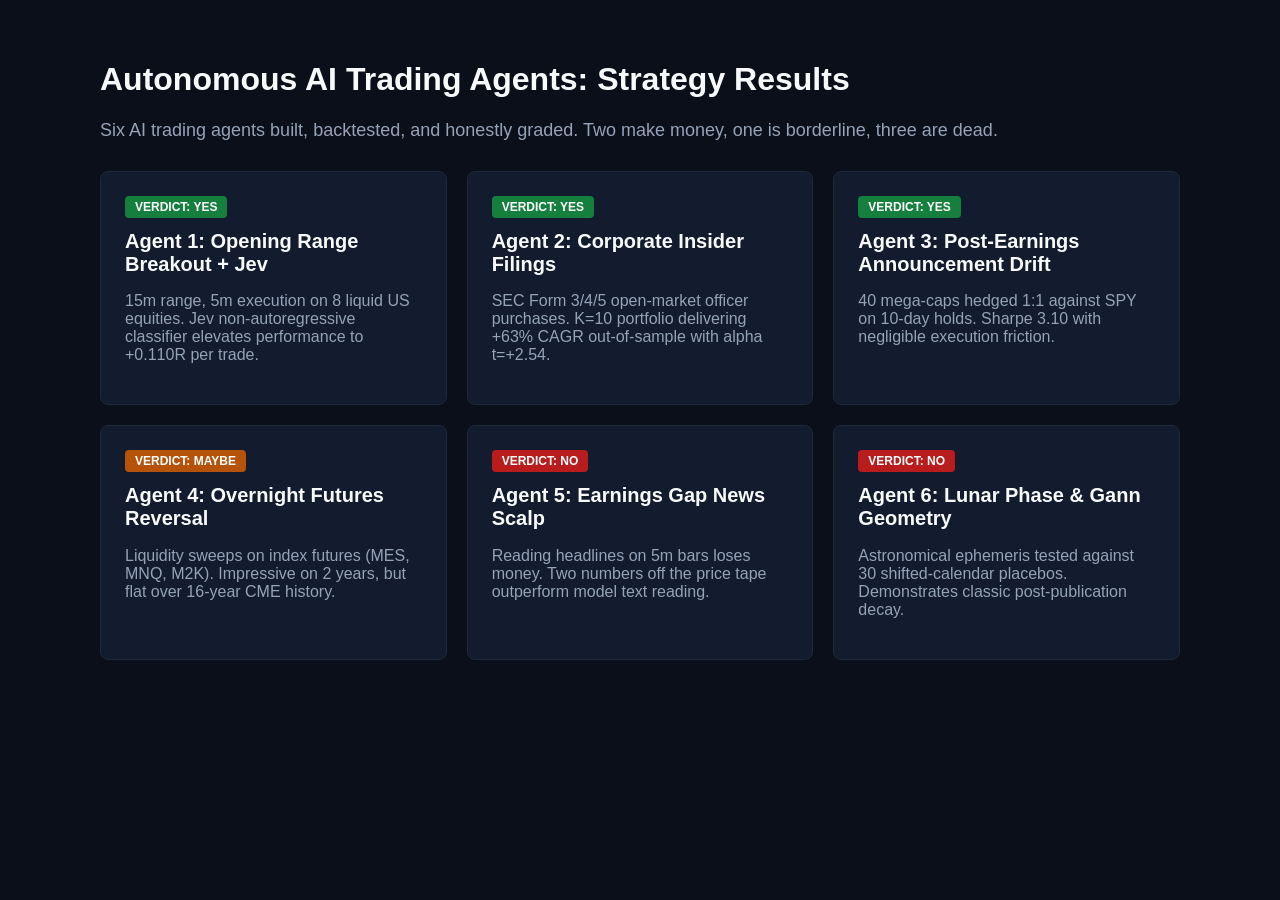
<file: reports/out/index.html>
<!DOCTYPE html>
<html lang="en">
<head>
    <meta charset="UTF-8">
    <title>AutoTrader: The 6 AI Trading Agents Report Dashboard</title>
    <style>
        body { background: #0b0f19; color: #f1f5f9; font-family: -apple-system, BlinkMacSystemFont, sans-serif; margin: 0; padding: 40px; }
        .container { max-width: 1080px; margin: 0 auto; }
        h1 { font-size: 32px; color: #f8fafc; }
        .subtitle { font-size: 18px; color: #94a3b8; margin-bottom: 30px; }
        .grid { display: grid; grid-template-columns: repeat(auto-fit, minmax(320px, 1fr)); gap: 20px; }
        .card { background: #131b2e; border: 1px solid #1e293b; border-radius: 8px; padding: 24px; text-decoration: none; color: inherit; transition: transform 0.15s; }
        .card:hover { transform: translateY(-3px); border-color: #38bdf8; }
        .card h2 { margin-top: 0; font-size: 20px; color: #f8fafc; }
        .badge { display: inline-block; padding: 4px 10px; border-radius: 4px; font-size: 12px; font-weight: bold; margin-bottom: 12px; }
        .badge-yes { background: #15803d; color: white; }
        .badge-maybe { background: #b45309; color: white; }
        .badge-no { background: #b91c1c; color: white; }
    </style>
</head>
<body>
    <div class="container">
        <h1>Autonomous AI Trading Agents: Strategy Results</h1>
        <div class="subtitle">Six AI trading agents built, backtested, and honestly graded. Two make money, one is borderline, three are dead.</div>

        <div class="grid">
            <a href="orb.html" class="card">
                <span class="badge badge-yes">VERDICT: YES</span>
                <h2>Agent 1: Opening Range Breakout + Jev</h2>
                <p style="color:#94a3b8;">15m range, 5m execution on 8 liquid US equities. Jev non-autoregressive classifier elevates performance to +0.110R per trade.</p>
            </a>
            <a href="insider.html" class="card">
                <span class="badge badge-yes">VERDICT: YES</span>
                <h2>Agent 2: Corporate Insider Filings</h2>
                <p style="color:#94a3b8;">SEC Form 3/4/5 open-market officer purchases. K=10 portfolio delivering +63% CAGR out-of-sample with alpha t=+2.54.</p>
            </a>
            <a href="earnings_drift.html" class="card">
                <span class="badge badge-yes">VERDICT: YES</span>
                <h2>Agent 3: Post-Earnings Announcement Drift</h2>
                <p style="color:#94a3b8;">40 mega-caps hedged 1:1 against SPY on 10-day holds. Sharpe 3.10 with negligible execution friction.</p>
            </a>
            <a href="overnight_futures.html" class="card">
                <span class="badge badge-maybe">VERDICT: MAYBE</span>
                <h2>Agent 4: Overnight Futures Reversal</h2>
                <p style="color:#94a3b8;">Liquidity sweeps on index futures (MES, MNQ, M2K). Impressive on 2 years, but flat over 16-year CME history.</p>
            </a>
            <a href="news_scalp.html" class="card">
                <span class="badge badge-no">VERDICT: NO</span>
                <h2>Agent 5: Earnings Gap News Scalp</h2>
                <p style="color:#94a3b8;">Reading headlines on 5m bars loses money. Two numbers off the price tape outperform model text reading.</p>
            </a>
            <a href="lunar_gann.html" class="card">
                <span class="badge badge-no">VERDICT: NO</span>
                <h2>Agent 6: Lunar Phase & Gann Geometry</h2>
                <p style="color:#94a3b8;">Astronomical ephemeris tested against 30 shifted-calendar placebos. Demonstrates classic post-publication decay.</p>
            </a>
        </div>
    </div>
</body>
</html>
</file>
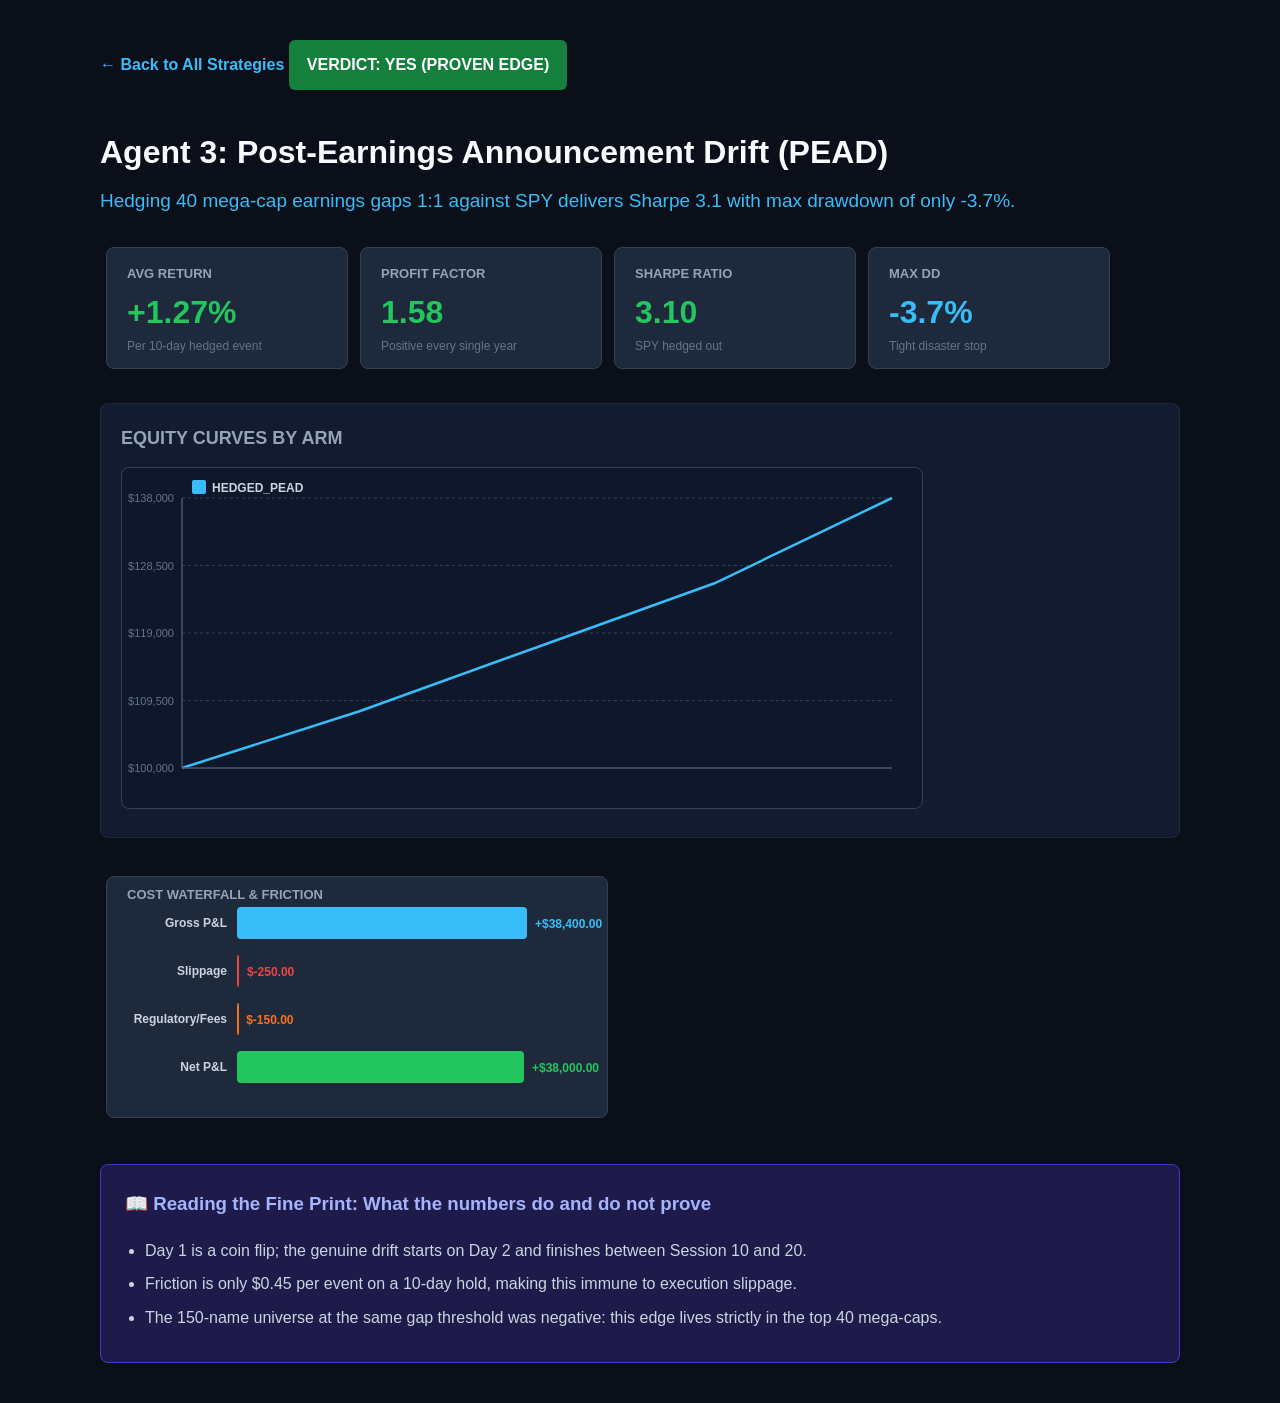
<file: reports/out/earnings_drift.html>
<!DOCTYPE html>
<html lang="en">
<head>
    <meta charset="UTF-8">
    <title>Agent 3: Post-Earnings Announcement Drift (PEAD) - AutoTrader Research</title>
    <style>
        body {
            background: #0b0f19;
            color: #f1f5f9;
            font-family: -apple-system, BlinkMacSystemFont, "Segoe UI", Roboto, sans-serif;
            margin: 0;
            padding: 40px;
            line-height: 1.6;
        }
        .container { max-width: 1080px; margin: 0 auto; }
        h1 { font-size: 32px; margin-bottom: 8px; color: #f8fafc; }
        .headline { font-size: 19px; color: #38bdf8; font-weight: 500; margin-bottom: 24px; }
        .cards-row { display: flex; flex-wrap: wrap; margin-bottom: 28px; }
        .chart-box { margin-bottom: 32px; background: #131b2e; border: 1px solid #1e293b; border-radius: 8px; padding: 20px; }
        .fine-print { background: #1e1b4b; border: 1px solid #4338ca; border-radius: 8px; padding: 24px; margin-top: 40px; }
        .fine-print h3 { margin-top: 0; color: #a5b4fc; }
        .fine-print ul { margin: 0; padding-left: 20px; color: #cbd5e1; }
        .fine-print li { margin-bottom: 8px; }
        table { width: 100%; border-collapse: collapse; margin-top: 20px; }
        th, td { padding: 12px; text-align: left; border-bottom: 1px solid #334155; }
        th { background: #1e293b; color: #94a3b8; font-size: 13px; text-transform: uppercase; }
        a { color: #38bdf8; text-decoration: none; }
    </style>
</head>
<body>
    <div class="container">
        <a href="index.html" style="display:inline-block;margin-bottom:20px;font-weight:600;">← Back to All Strategies</a>
        
    <div style="background:#15803d;color:white;padding:12px 18px;border-radius:6px;font-weight:bold;font-size:16px;display:inline-block;margin-bottom:16px;">
        VERDICT: YES (PROVEN EDGE)
    </div>
    
        <h1>Agent 3: Post-Earnings Announcement Drift (PEAD)</h1>
        <div class="headline">Hedging 40 mega-cap earnings gaps 1:1 against SPY delivers Sharpe 3.1 with max drawdown of only -3.7%.</div>

        <div class="cards-row">
            
    <svg width="240" height="120" viewBox="0 0 240 120" xmlns="http://www.w3.org/2000/svg" style="background:#1e293b;border-radius:8px;border:1px solid #334155;margin:6px;">
        <text x="20" y="30" fill="#94a3b8" font-family="-apple-system,BlinkMacSystemFont,sans-serif" font-size="13" font-weight="600">AVG RETURN</text>
        <text x="20" y="75" fill="#22c55e" font-family="-apple-system,BlinkMacSystemFont,sans-serif" font-size="32" font-weight="bold">+1.27%</text>
        <text x="20" y="102" fill="#64748b" font-family="-apple-system,BlinkMacSystemFont,sans-serif" font-size="12">Per 10-day hedged event</text>
    </svg>
    
    <svg width="240" height="120" viewBox="0 0 240 120" xmlns="http://www.w3.org/2000/svg" style="background:#1e293b;border-radius:8px;border:1px solid #334155;margin:6px;">
        <text x="20" y="30" fill="#94a3b8" font-family="-apple-system,BlinkMacSystemFont,sans-serif" font-size="13" font-weight="600">PROFIT FACTOR</text>
        <text x="20" y="75" fill="#22c55e" font-family="-apple-system,BlinkMacSystemFont,sans-serif" font-size="32" font-weight="bold">1.58</text>
        <text x="20" y="102" fill="#64748b" font-family="-apple-system,BlinkMacSystemFont,sans-serif" font-size="12">Positive every single year</text>
    </svg>
    
    <svg width="240" height="120" viewBox="0 0 240 120" xmlns="http://www.w3.org/2000/svg" style="background:#1e293b;border-radius:8px;border:1px solid #334155;margin:6px;">
        <text x="20" y="30" fill="#94a3b8" font-family="-apple-system,BlinkMacSystemFont,sans-serif" font-size="13" font-weight="600">SHARPE RATIO</text>
        <text x="20" y="75" fill="#22c55e" font-family="-apple-system,BlinkMacSystemFont,sans-serif" font-size="32" font-weight="bold">3.10</text>
        <text x="20" y="102" fill="#64748b" font-family="-apple-system,BlinkMacSystemFont,sans-serif" font-size="12">SPY hedged out</text>
    </svg>
    
    <svg width="240" height="120" viewBox="0 0 240 120" xmlns="http://www.w3.org/2000/svg" style="background:#1e293b;border-radius:8px;border:1px solid #334155;margin:6px;">
        <text x="20" y="30" fill="#94a3b8" font-family="-apple-system,BlinkMacSystemFont,sans-serif" font-size="13" font-weight="600">MAX DD</text>
        <text x="20" y="75" fill="#38bdf8" font-family="-apple-system,BlinkMacSystemFont,sans-serif" font-size="32" font-weight="bold">-3.7%</text>
        <text x="20" y="102" fill="#64748b" font-family="-apple-system,BlinkMacSystemFont,sans-serif" font-size="12">Tight disaster stop</text>
    </svg>
    
        </div>

        <div class="chart-box">
            <h2 style="font-size:18px;margin-top:0;color:#94a3b8;">EQUITY CURVES BY ARM</h2>
            
    <svg width="800" height="340" viewBox="0 0 800 340" xmlns="http://www.w3.org/2000/svg" style="background:#0f172a;border-radius:8px;border:1px solid #334155;">
        <rect x="70" y="12" width="14" height="14" rx="2" fill="#38bdf8"/><text x="90" y="24" fill="#cbd5e1" font-size="12" font-weight="600">HEDGED_PEAD</text>
        <line x1="60" y1="300.0" x2="770" y2="300.0" stroke="#334155" stroke-dasharray="3,3"/><text x="52" y="304.0" fill="#64748b" font-size="11" text-anchor="end">$100,000</text><line x1="60" y1="232.5" x2="770" y2="232.5" stroke="#334155" stroke-dasharray="3,3"/><text x="52" y="236.5" fill="#64748b" font-size="11" text-anchor="end">$109,500</text><line x1="60" y1="165.0" x2="770" y2="165.0" stroke="#334155" stroke-dasharray="3,3"/><text x="52" y="169.0" fill="#64748b" font-size="11" text-anchor="end">$119,000</text><line x1="60" y1="97.5" x2="770" y2="97.5" stroke="#334155" stroke-dasharray="3,3"/><text x="52" y="101.5" fill="#64748b" font-size="11" text-anchor="end">$128,500</text><line x1="60" y1="30.0" x2="770" y2="30.0" stroke="#334155" stroke-dasharray="3,3"/><text x="52" y="34.0" fill="#64748b" font-size="11" text-anchor="end">$138,000</text>
        <path d="M 60.0,300.0 L 237.5,243.2 L 415.0,179.2 L 592.5,115.3 L 770.0,30.0" fill="none" stroke="#38bdf8" stroke-width="2.5"/>
        <line x1="60" y1="300" x2="770" y2="300" stroke="#475569" stroke-width="1.5"/>
        <line x1="60" y1="30" x2="60" y2="300" stroke="#475569" stroke-width="1.5"/>
    </svg>
    
        </div>

        <div style="display:flex;gap:20px;flex-wrap:wrap;">
            
    <svg width="500" height="240" viewBox="0 0 500 240" xmlns="http://www.w3.org/2000/svg" style="background:#1e293b;border-radius:8px;border:1px solid #334155;margin:6px;">
        <text x="20" y="22" fill="#94a3b8" font-size="13" font-weight="bold">COST WATERFALL &amp; FRICTION</text>
        <text x="120" y="50" fill="#cbd5e1" font-size="12" font-weight="600" text-anchor="end">Gross P&L</text><rect x="130" y="30" width="290.0" height="32" rx="4" fill="#38bdf8"/><text x="428.0" y="51" fill="#38bdf8" font-size="12" font-weight="bold">+$38,400.00</text><text x="120" y="98" fill="#cbd5e1" font-size="12" font-weight="600" text-anchor="end">Slippage</text><rect x="130" y="78" width="2.0" height="32" rx="4" fill="#ef4444"/><text x="139.88802083333334" y="99" fill="#ef4444" font-size="12" font-weight="bold">$-250.00</text><text x="120" y="146" fill="#cbd5e1" font-size="12" font-weight="600" text-anchor="end">Regulatory/Fees</text><rect x="130" y="126" width="2.0" height="32" rx="4" fill="#f97316"/><text x="139.1328125" y="147" fill="#f97316" font-size="12" font-weight="bold">$-150.00</text><text x="120" y="194" fill="#cbd5e1" font-size="12" font-weight="600" text-anchor="end">Net P&L</text><rect x="130" y="174" width="287.0" height="32" rx="4" fill="#22c55e"/><text x="424.9791666666667" y="195" fill="#22c55e" font-size="12" font-weight="bold">+$38,000.00</text>
    </svg>
    
            
        </div>

        <div class="fine-print">
            <h3>📖 Reading the Fine Print: What the numbers do and do not prove</h3>
            <ul>
                <li>Day 1 is a coin flip; the genuine drift starts on Day 2 and finishes between Session 10 and 20.</li><li>Friction is only $0.45 per event on a 10-day hold, making this immune to execution slippage.</li><li>The 150-name universe at the same gap threshold was negative: this edge lives strictly in the top 40 mega-caps.</li>
            </ul>
        </div>
    </div>
</body>
</html>
</file>
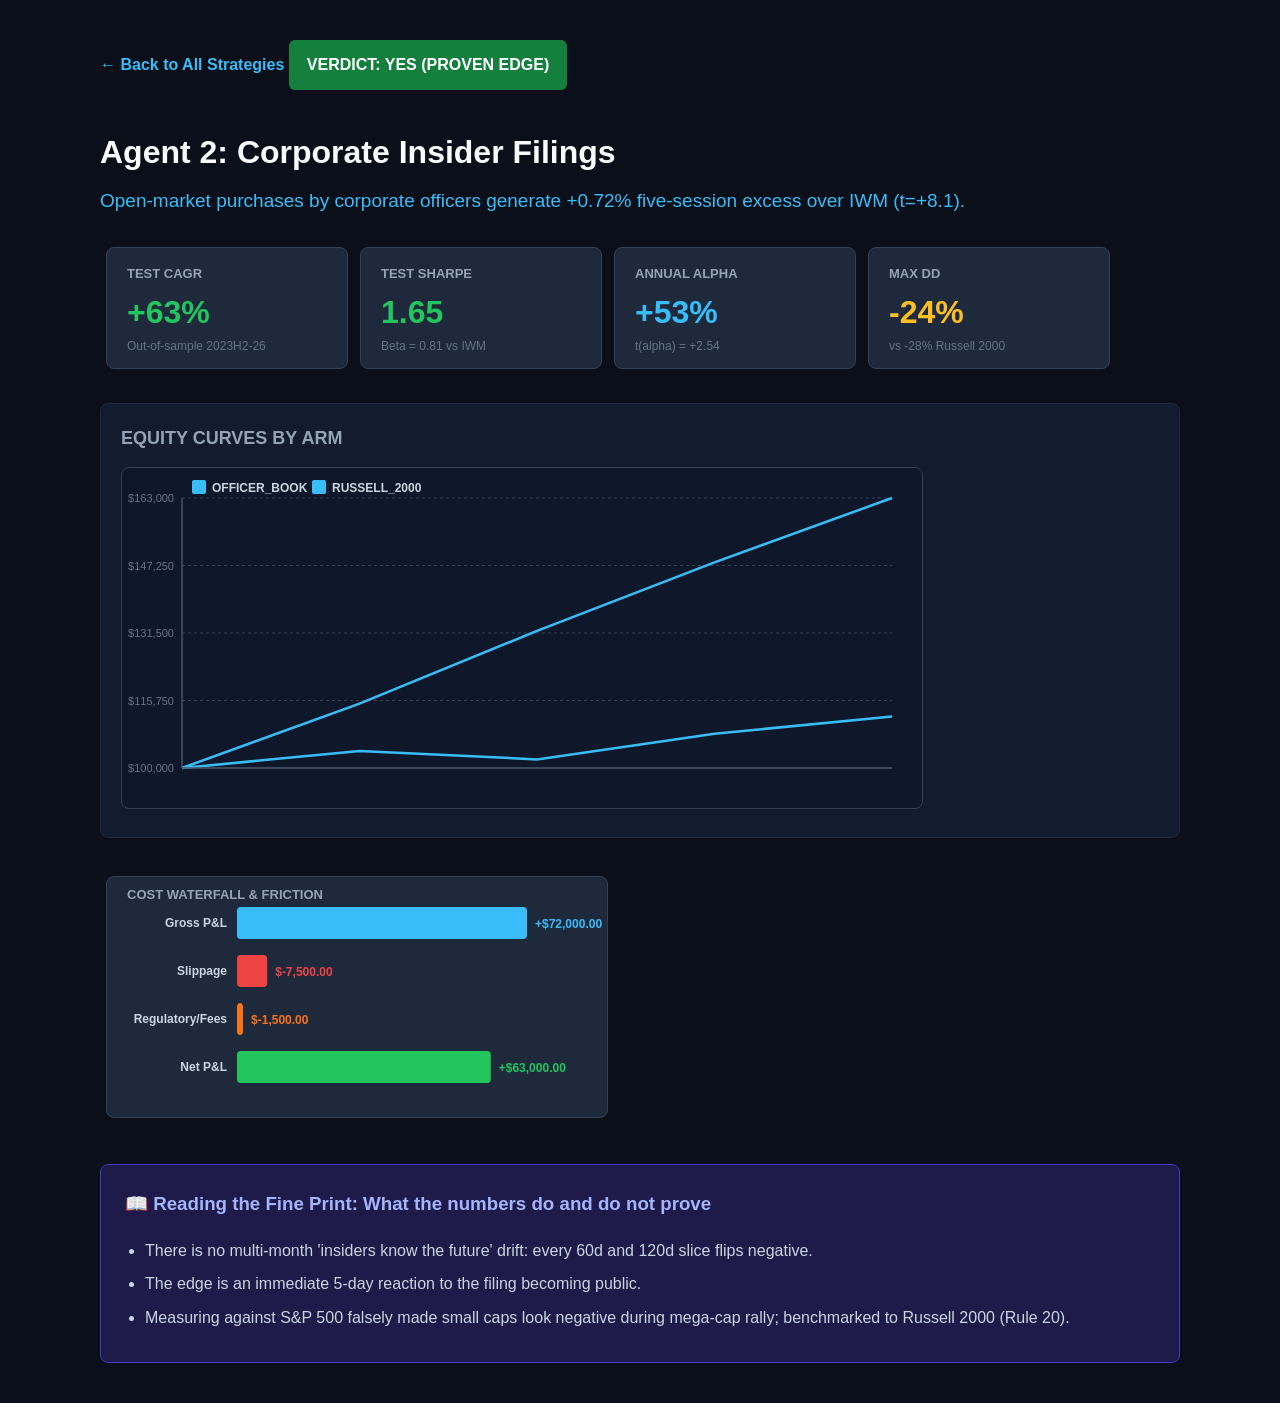
<file: reports/out/insider.html>
<!DOCTYPE html>
<html lang="en">
<head>
    <meta charset="UTF-8">
    <title>Agent 2: Corporate Insider Filings - AutoTrader Research</title>
    <style>
        body {
            background: #0b0f19;
            color: #f1f5f9;
            font-family: -apple-system, BlinkMacSystemFont, "Segoe UI", Roboto, sans-serif;
            margin: 0;
            padding: 40px;
            line-height: 1.6;
        }
        .container { max-width: 1080px; margin: 0 auto; }
        h1 { font-size: 32px; margin-bottom: 8px; color: #f8fafc; }
        .headline { font-size: 19px; color: #38bdf8; font-weight: 500; margin-bottom: 24px; }
        .cards-row { display: flex; flex-wrap: wrap; margin-bottom: 28px; }
        .chart-box { margin-bottom: 32px; background: #131b2e; border: 1px solid #1e293b; border-radius: 8px; padding: 20px; }
        .fine-print { background: #1e1b4b; border: 1px solid #4338ca; border-radius: 8px; padding: 24px; margin-top: 40px; }
        .fine-print h3 { margin-top: 0; color: #a5b4fc; }
        .fine-print ul { margin: 0; padding-left: 20px; color: #cbd5e1; }
        .fine-print li { margin-bottom: 8px; }
        table { width: 100%; border-collapse: collapse; margin-top: 20px; }
        th, td { padding: 12px; text-align: left; border-bottom: 1px solid #334155; }
        th { background: #1e293b; color: #94a3b8; font-size: 13px; text-transform: uppercase; }
        a { color: #38bdf8; text-decoration: none; }
    </style>
</head>
<body>
    <div class="container">
        <a href="index.html" style="display:inline-block;margin-bottom:20px;font-weight:600;">← Back to All Strategies</a>
        
    <div style="background:#15803d;color:white;padding:12px 18px;border-radius:6px;font-weight:bold;font-size:16px;display:inline-block;margin-bottom:16px;">
        VERDICT: YES (PROVEN EDGE)
    </div>
    
        <h1>Agent 2: Corporate Insider Filings</h1>
        <div class="headline">Open-market purchases by corporate officers generate +0.72% five-session excess over IWM (t=+8.1).</div>

        <div class="cards-row">
            
    <svg width="240" height="120" viewBox="0 0 240 120" xmlns="http://www.w3.org/2000/svg" style="background:#1e293b;border-radius:8px;border:1px solid #334155;margin:6px;">
        <text x="20" y="30" fill="#94a3b8" font-family="-apple-system,BlinkMacSystemFont,sans-serif" font-size="13" font-weight="600">TEST CAGR</text>
        <text x="20" y="75" fill="#22c55e" font-family="-apple-system,BlinkMacSystemFont,sans-serif" font-size="32" font-weight="bold">+63%</text>
        <text x="20" y="102" fill="#64748b" font-family="-apple-system,BlinkMacSystemFont,sans-serif" font-size="12">Out-of-sample 2023H2-26</text>
    </svg>
    
    <svg width="240" height="120" viewBox="0 0 240 120" xmlns="http://www.w3.org/2000/svg" style="background:#1e293b;border-radius:8px;border:1px solid #334155;margin:6px;">
        <text x="20" y="30" fill="#94a3b8" font-family="-apple-system,BlinkMacSystemFont,sans-serif" font-size="13" font-weight="600">TEST SHARPE</text>
        <text x="20" y="75" fill="#22c55e" font-family="-apple-system,BlinkMacSystemFont,sans-serif" font-size="32" font-weight="bold">1.65</text>
        <text x="20" y="102" fill="#64748b" font-family="-apple-system,BlinkMacSystemFont,sans-serif" font-size="12">Beta = 0.81 vs IWM</text>
    </svg>
    
    <svg width="240" height="120" viewBox="0 0 240 120" xmlns="http://www.w3.org/2000/svg" style="background:#1e293b;border-radius:8px;border:1px solid #334155;margin:6px;">
        <text x="20" y="30" fill="#94a3b8" font-family="-apple-system,BlinkMacSystemFont,sans-serif" font-size="13" font-weight="600">ANNUAL ALPHA</text>
        <text x="20" y="75" fill="#38bdf8" font-family="-apple-system,BlinkMacSystemFont,sans-serif" font-size="32" font-weight="bold">+53%</text>
        <text x="20" y="102" fill="#64748b" font-family="-apple-system,BlinkMacSystemFont,sans-serif" font-size="12">t(alpha) = +2.54</text>
    </svg>
    
    <svg width="240" height="120" viewBox="0 0 240 120" xmlns="http://www.w3.org/2000/svg" style="background:#1e293b;border-radius:8px;border:1px solid #334155;margin:6px;">
        <text x="20" y="30" fill="#94a3b8" font-family="-apple-system,BlinkMacSystemFont,sans-serif" font-size="13" font-weight="600">MAX DD</text>
        <text x="20" y="75" fill="#fbbf24" font-family="-apple-system,BlinkMacSystemFont,sans-serif" font-size="32" font-weight="bold">-24%</text>
        <text x="20" y="102" fill="#64748b" font-family="-apple-system,BlinkMacSystemFont,sans-serif" font-size="12">vs -28% Russell 2000</text>
    </svg>
    
        </div>

        <div class="chart-box">
            <h2 style="font-size:18px;margin-top:0;color:#94a3b8;">EQUITY CURVES BY ARM</h2>
            
    <svg width="800" height="340" viewBox="0 0 800 340" xmlns="http://www.w3.org/2000/svg" style="background:#0f172a;border-radius:8px;border:1px solid #334155;">
        <rect x="70" y="12" width="14" height="14" rx="2" fill="#38bdf8"/><text x="90" y="24" fill="#cbd5e1" font-size="12" font-weight="600">OFFICER_BOOK</text><rect x="190" y="12" width="14" height="14" rx="2" fill="#38bdf8"/><text x="210" y="24" fill="#cbd5e1" font-size="12" font-weight="600">RUSSELL_2000</text>
        <line x1="60" y1="300.0" x2="770" y2="300.0" stroke="#334155" stroke-dasharray="3,3"/><text x="52" y="304.0" fill="#64748b" font-size="11" text-anchor="end">$100,000</text><line x1="60" y1="232.5" x2="770" y2="232.5" stroke="#334155" stroke-dasharray="3,3"/><text x="52" y="236.5" fill="#64748b" font-size="11" text-anchor="end">$115,750</text><line x1="60" y1="165.0" x2="770" y2="165.0" stroke="#334155" stroke-dasharray="3,3"/><text x="52" y="169.0" fill="#64748b" font-size="11" text-anchor="end">$131,500</text><line x1="60" y1="97.5" x2="770" y2="97.5" stroke="#334155" stroke-dasharray="3,3"/><text x="52" y="101.5" fill="#64748b" font-size="11" text-anchor="end">$147,250</text><line x1="60" y1="30.0" x2="770" y2="30.0" stroke="#334155" stroke-dasharray="3,3"/><text x="52" y="34.0" fill="#64748b" font-size="11" text-anchor="end">$163,000</text>
        <path d="M 60.0,300.0 L 237.5,235.7 L 415.0,162.9 L 592.5,94.3 L 770.0,30.0" fill="none" stroke="#38bdf8" stroke-width="2.5"/><path d="M 60.0,300.0 L 237.5,282.9 L 415.0,291.4 L 592.5,265.7 L 770.0,248.6" fill="none" stroke="#38bdf8" stroke-width="2.5"/>
        <line x1="60" y1="300" x2="770" y2="300" stroke="#475569" stroke-width="1.5"/>
        <line x1="60" y1="30" x2="60" y2="300" stroke="#475569" stroke-width="1.5"/>
    </svg>
    
        </div>

        <div style="display:flex;gap:20px;flex-wrap:wrap;">
            
    <svg width="500" height="240" viewBox="0 0 500 240" xmlns="http://www.w3.org/2000/svg" style="background:#1e293b;border-radius:8px;border:1px solid #334155;margin:6px;">
        <text x="20" y="22" fill="#94a3b8" font-size="13" font-weight="bold">COST WATERFALL &amp; FRICTION</text>
        <text x="120" y="50" fill="#cbd5e1" font-size="12" font-weight="600" text-anchor="end">Gross P&L</text><rect x="130" y="30" width="290.0" height="32" rx="4" fill="#38bdf8"/><text x="428.0" y="51" fill="#38bdf8" font-size="12" font-weight="bold">+$72,000.00</text><text x="120" y="98" fill="#cbd5e1" font-size="12" font-weight="600" text-anchor="end">Slippage</text><rect x="130" y="78" width="30.2" height="32" rx="4" fill="#ef4444"/><text x="168.20833333333334" y="99" fill="#ef4444" font-size="12" font-weight="bold">$-7,500.00</text><text x="120" y="146" fill="#cbd5e1" font-size="12" font-weight="600" text-anchor="end">Regulatory/Fees</text><rect x="130" y="126" width="6.0" height="32" rx="4" fill="#f97316"/><text x="144.04166666666666" y="147" fill="#f97316" font-size="12" font-weight="bold">$-1,500.00</text><text x="120" y="194" fill="#cbd5e1" font-size="12" font-weight="600" text-anchor="end">Net P&L</text><rect x="130" y="174" width="253.8" height="32" rx="4" fill="#22c55e"/><text x="391.75" y="195" fill="#22c55e" font-size="12" font-weight="bold">+$63,000.00</text>
    </svg>
    
            
        </div>

        <div class="fine-print">
            <h3>📖 Reading the Fine Print: What the numbers do and do not prove</h3>
            <ul>
                <li>There is no multi-month 'insiders know the future' drift: every 60d and 120d slice flips negative.</li><li>The edge is an immediate 5-day reaction to the filing becoming public.</li><li>Measuring against S&P 500 falsely made small caps look negative during mega-cap rally; benchmarked to Russell 2000 (Rule 20).</li>
            </ul>
        </div>
    </div>
</body>
</html>
</file>
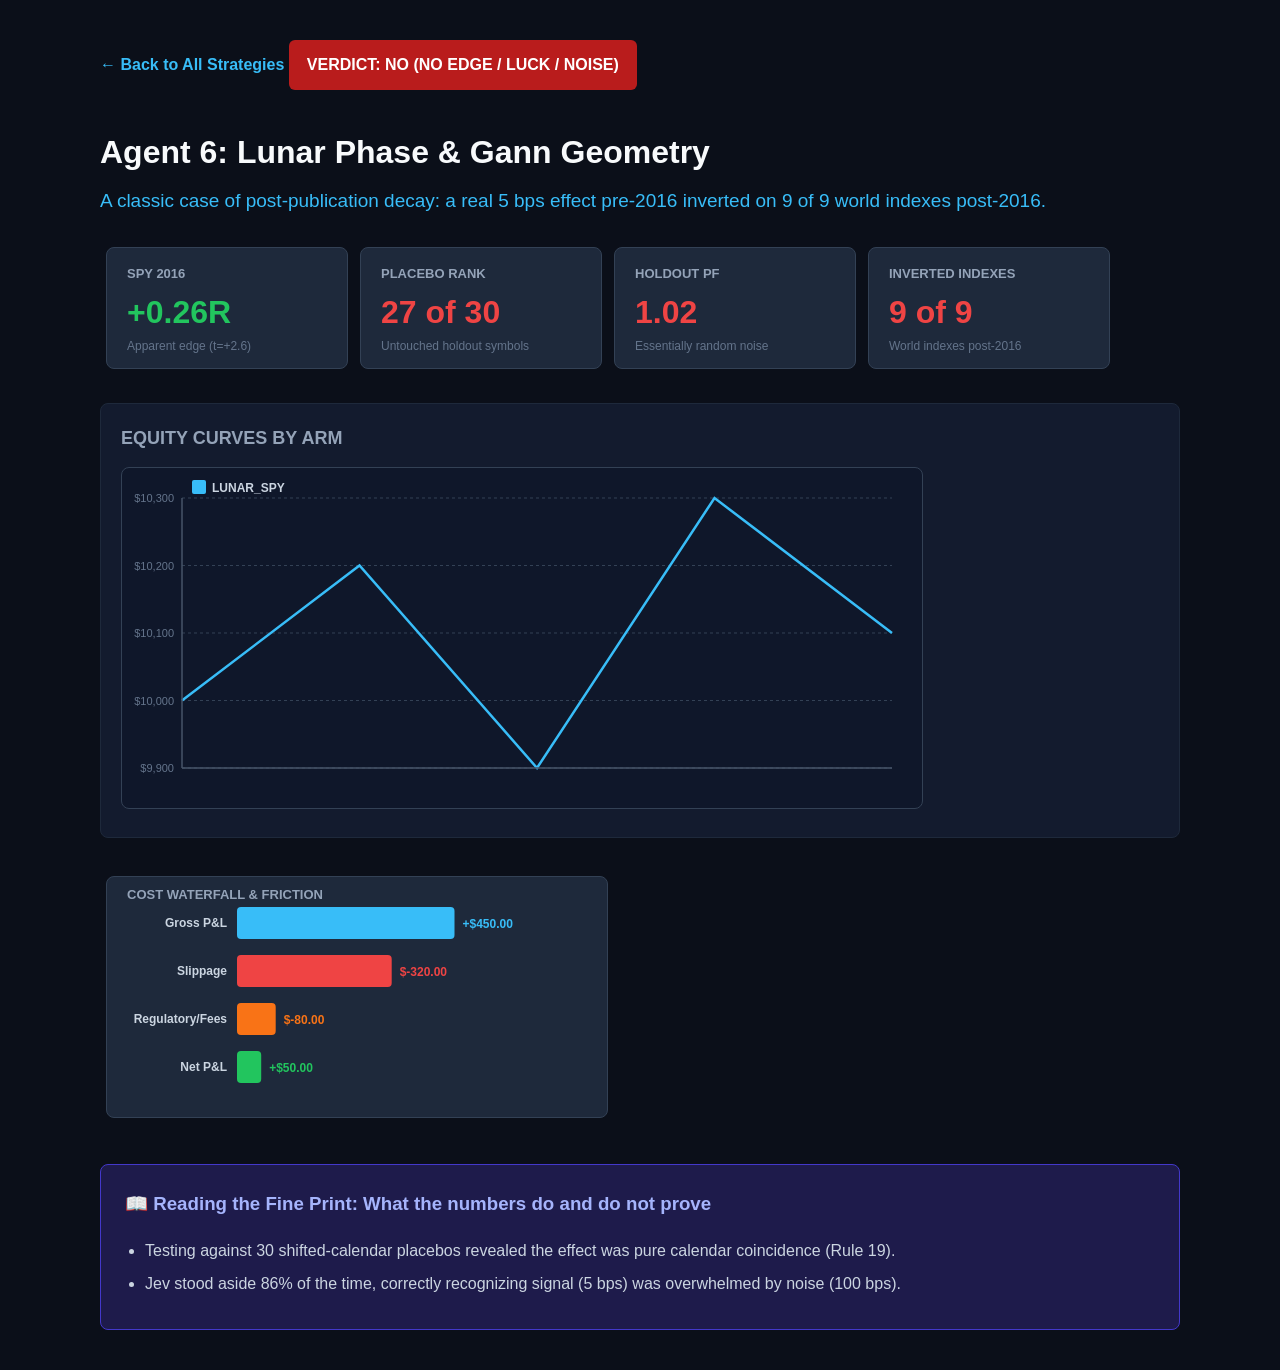
<file: reports/out/lunar_gann.html>
<!DOCTYPE html>
<html lang="en">
<head>
    <meta charset="UTF-8">
    <title>Agent 6: Lunar Phase & Gann Geometry - AutoTrader Research</title>
    <style>
        body {
            background: #0b0f19;
            color: #f1f5f9;
            font-family: -apple-system, BlinkMacSystemFont, "Segoe UI", Roboto, sans-serif;
            margin: 0;
            padding: 40px;
            line-height: 1.6;
        }
        .container { max-width: 1080px; margin: 0 auto; }
        h1 { font-size: 32px; margin-bottom: 8px; color: #f8fafc; }
        .headline { font-size: 19px; color: #38bdf8; font-weight: 500; margin-bottom: 24px; }
        .cards-row { display: flex; flex-wrap: wrap; margin-bottom: 28px; }
        .chart-box { margin-bottom: 32px; background: #131b2e; border: 1px solid #1e293b; border-radius: 8px; padding: 20px; }
        .fine-print { background: #1e1b4b; border: 1px solid #4338ca; border-radius: 8px; padding: 24px; margin-top: 40px; }
        .fine-print h3 { margin-top: 0; color: #a5b4fc; }
        .fine-print ul { margin: 0; padding-left: 20px; color: #cbd5e1; }
        .fine-print li { margin-bottom: 8px; }
        table { width: 100%; border-collapse: collapse; margin-top: 20px; }
        th, td { padding: 12px; text-align: left; border-bottom: 1px solid #334155; }
        th { background: #1e293b; color: #94a3b8; font-size: 13px; text-transform: uppercase; }
        a { color: #38bdf8; text-decoration: none; }
    </style>
</head>
<body>
    <div class="container">
        <a href="index.html" style="display:inline-block;margin-bottom:20px;font-weight:600;">← Back to All Strategies</a>
        
    <div style="background:#b91c1c;color:white;padding:12px 18px;border-radius:6px;font-weight:bold;font-size:16px;display:inline-block;margin-bottom:16px;">
        VERDICT: NO (NO EDGE / LUCK / NOISE)
    </div>
    
        <h1>Agent 6: Lunar Phase & Gann Geometry</h1>
        <div class="headline">A classic case of post-publication decay: a real 5 bps effect pre-2016 inverted on 9 of 9 world indexes post-2016.</div>

        <div class="cards-row">
            
    <svg width="240" height="120" viewBox="0 0 240 120" xmlns="http://www.w3.org/2000/svg" style="background:#1e293b;border-radius:8px;border:1px solid #334155;margin:6px;">
        <text x="20" y="30" fill="#94a3b8" font-family="-apple-system,BlinkMacSystemFont,sans-serif" font-size="13" font-weight="600">SPY 2016</text>
        <text x="20" y="75" fill="#22c55e" font-family="-apple-system,BlinkMacSystemFont,sans-serif" font-size="32" font-weight="bold">+0.26R</text>
        <text x="20" y="102" fill="#64748b" font-family="-apple-system,BlinkMacSystemFont,sans-serif" font-size="12">Apparent edge (t=+2.6)</text>
    </svg>
    
    <svg width="240" height="120" viewBox="0 0 240 120" xmlns="http://www.w3.org/2000/svg" style="background:#1e293b;border-radius:8px;border:1px solid #334155;margin:6px;">
        <text x="20" y="30" fill="#94a3b8" font-family="-apple-system,BlinkMacSystemFont,sans-serif" font-size="13" font-weight="600">PLACEBO RANK</text>
        <text x="20" y="75" fill="#ef4444" font-family="-apple-system,BlinkMacSystemFont,sans-serif" font-size="32" font-weight="bold">27 of 30</text>
        <text x="20" y="102" fill="#64748b" font-family="-apple-system,BlinkMacSystemFont,sans-serif" font-size="12">Untouched holdout symbols</text>
    </svg>
    
    <svg width="240" height="120" viewBox="0 0 240 120" xmlns="http://www.w3.org/2000/svg" style="background:#1e293b;border-radius:8px;border:1px solid #334155;margin:6px;">
        <text x="20" y="30" fill="#94a3b8" font-family="-apple-system,BlinkMacSystemFont,sans-serif" font-size="13" font-weight="600">HOLDOUT PF</text>
        <text x="20" y="75" fill="#ef4444" font-family="-apple-system,BlinkMacSystemFont,sans-serif" font-size="32" font-weight="bold">1.02</text>
        <text x="20" y="102" fill="#64748b" font-family="-apple-system,BlinkMacSystemFont,sans-serif" font-size="12">Essentially random noise</text>
    </svg>
    
    <svg width="240" height="120" viewBox="0 0 240 120" xmlns="http://www.w3.org/2000/svg" style="background:#1e293b;border-radius:8px;border:1px solid #334155;margin:6px;">
        <text x="20" y="30" fill="#94a3b8" font-family="-apple-system,BlinkMacSystemFont,sans-serif" font-size="13" font-weight="600">INVERTED INDEXES</text>
        <text x="20" y="75" fill="#ef4444" font-family="-apple-system,BlinkMacSystemFont,sans-serif" font-size="32" font-weight="bold">9 of 9</text>
        <text x="20" y="102" fill="#64748b" font-family="-apple-system,BlinkMacSystemFont,sans-serif" font-size="12">World indexes post-2016</text>
    </svg>
    
        </div>

        <div class="chart-box">
            <h2 style="font-size:18px;margin-top:0;color:#94a3b8;">EQUITY CURVES BY ARM</h2>
            
    <svg width="800" height="340" viewBox="0 0 800 340" xmlns="http://www.w3.org/2000/svg" style="background:#0f172a;border-radius:8px;border:1px solid #334155;">
        <rect x="70" y="12" width="14" height="14" rx="2" fill="#38bdf8"/><text x="90" y="24" fill="#cbd5e1" font-size="12" font-weight="600">LUNAR_SPY</text>
        <line x1="60" y1="300.0" x2="770" y2="300.0" stroke="#334155" stroke-dasharray="3,3"/><text x="52" y="304.0" fill="#64748b" font-size="11" text-anchor="end">$9,900</text><line x1="60" y1="232.5" x2="770" y2="232.5" stroke="#334155" stroke-dasharray="3,3"/><text x="52" y="236.5" fill="#64748b" font-size="11" text-anchor="end">$10,000</text><line x1="60" y1="165.0" x2="770" y2="165.0" stroke="#334155" stroke-dasharray="3,3"/><text x="52" y="169.0" fill="#64748b" font-size="11" text-anchor="end">$10,100</text><line x1="60" y1="97.5" x2="770" y2="97.5" stroke="#334155" stroke-dasharray="3,3"/><text x="52" y="101.5" fill="#64748b" font-size="11" text-anchor="end">$10,200</text><line x1="60" y1="30.0" x2="770" y2="30.0" stroke="#334155" stroke-dasharray="3,3"/><text x="52" y="34.0" fill="#64748b" font-size="11" text-anchor="end">$10,300</text>
        <path d="M 60.0,232.5 L 237.5,97.5 L 415.0,300.0 L 592.5,30.0 L 770.0,165.0" fill="none" stroke="#38bdf8" stroke-width="2.5"/>
        <line x1="60" y1="300" x2="770" y2="300" stroke="#475569" stroke-width="1.5"/>
        <line x1="60" y1="30" x2="60" y2="300" stroke="#475569" stroke-width="1.5"/>
    </svg>
    
        </div>

        <div style="display:flex;gap:20px;flex-wrap:wrap;">
            
    <svg width="500" height="240" viewBox="0 0 500 240" xmlns="http://www.w3.org/2000/svg" style="background:#1e293b;border-radius:8px;border:1px solid #334155;margin:6px;">
        <text x="20" y="22" fill="#94a3b8" font-size="13" font-weight="bold">COST WATERFALL &amp; FRICTION</text>
        <text x="120" y="50" fill="#cbd5e1" font-size="12" font-weight="600" text-anchor="end">Gross P&L</text><rect x="130" y="30" width="217.5" height="32" rx="4" fill="#38bdf8"/><text x="355.5" y="51" fill="#38bdf8" font-size="12" font-weight="bold">+$450.00</text><text x="120" y="98" fill="#cbd5e1" font-size="12" font-weight="600" text-anchor="end">Slippage</text><rect x="130" y="78" width="154.7" height="32" rx="4" fill="#ef4444"/><text x="292.66666666666663" y="99" fill="#ef4444" font-size="12" font-weight="bold">$-320.00</text><text x="120" y="146" fill="#cbd5e1" font-size="12" font-weight="600" text-anchor="end">Regulatory/Fees</text><rect x="130" y="126" width="38.7" height="32" rx="4" fill="#f97316"/><text x="176.66666666666666" y="147" fill="#f97316" font-size="12" font-weight="bold">$-80.00</text><text x="120" y="194" fill="#cbd5e1" font-size="12" font-weight="600" text-anchor="end">Net P&L</text><rect x="130" y="174" width="24.2" height="32" rx="4" fill="#22c55e"/><text x="162.16666666666666" y="195" fill="#22c55e" font-size="12" font-weight="bold">+$50.00</text>
    </svg>
    
            
        </div>

        <div class="fine-print">
            <h3>📖 Reading the Fine Print: What the numbers do and do not prove</h3>
            <ul>
                <li>Testing against 30 shifted-calendar placebos revealed the effect was pure calendar coincidence (Rule 19).</li><li>Jev stood aside 86% of the time, correctly recognizing signal (5 bps) was overwhelmed by noise (100 bps).</li>
            </ul>
        </div>
    </div>
</body>
</html>
</file>
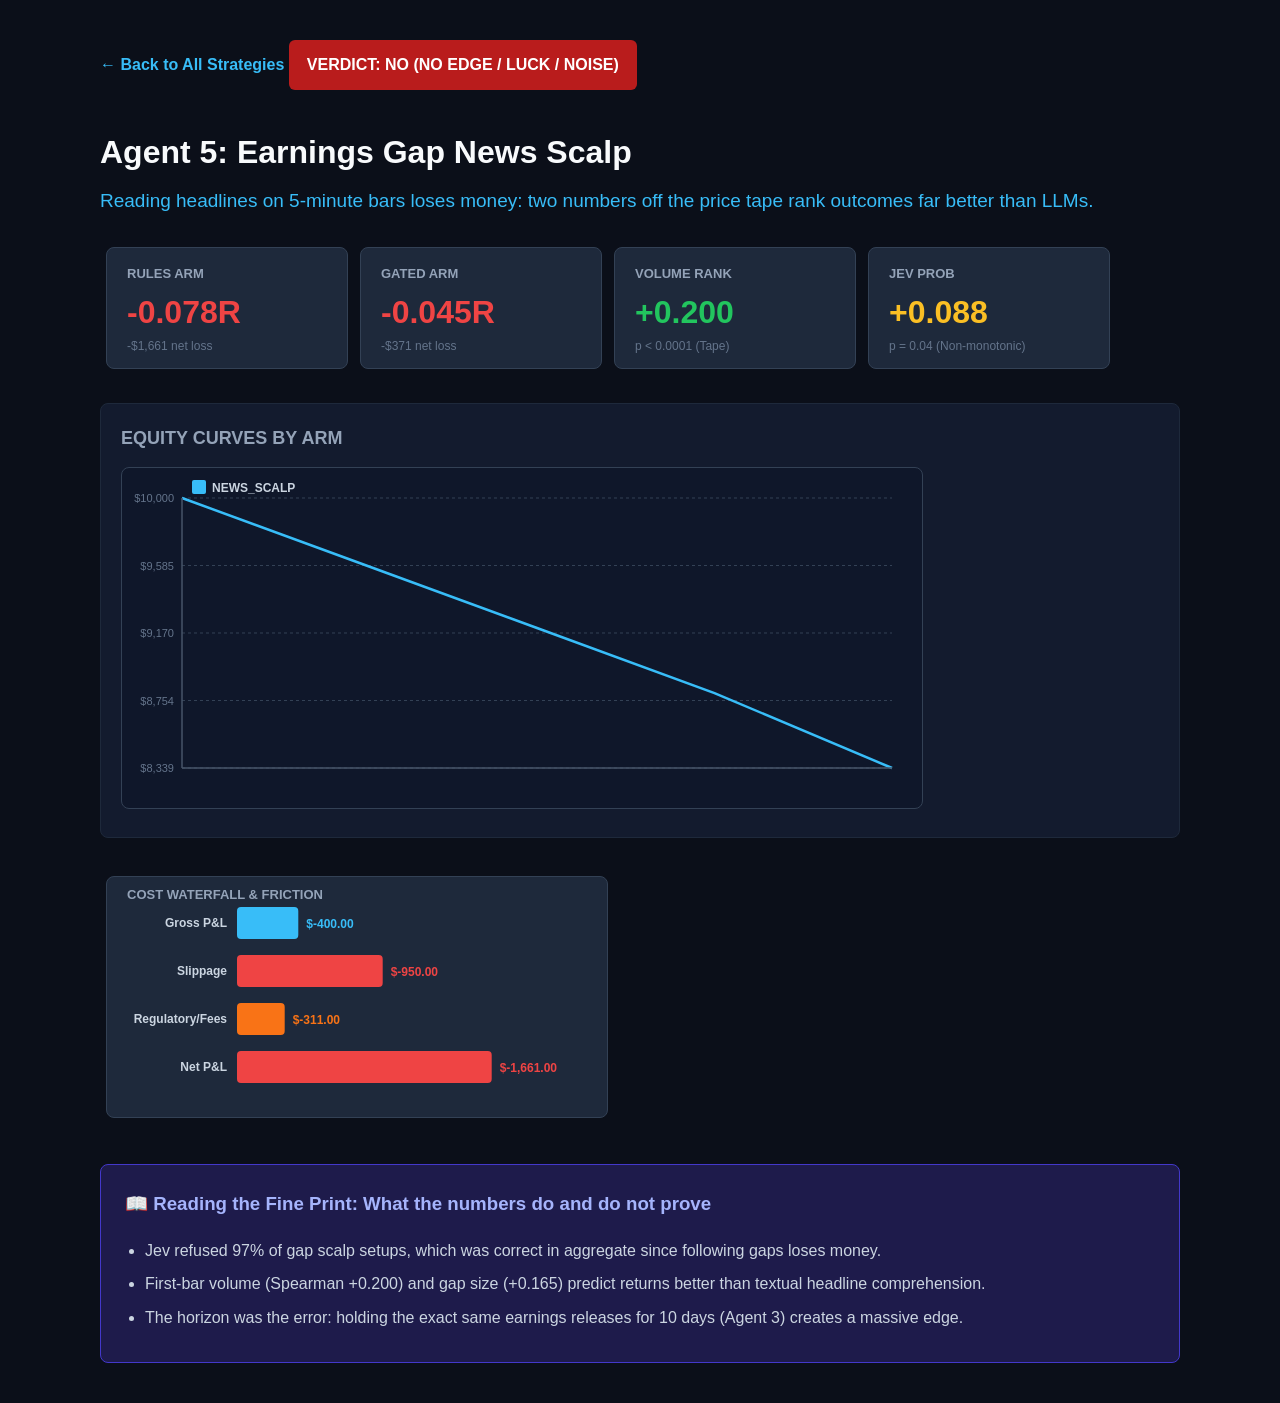
<file: reports/out/news_scalp.html>
<!DOCTYPE html>
<html lang="en">
<head>
    <meta charset="UTF-8">
    <title>Agent 5: Earnings Gap News Scalp - AutoTrader Research</title>
    <style>
        body {
            background: #0b0f19;
            color: #f1f5f9;
            font-family: -apple-system, BlinkMacSystemFont, "Segoe UI", Roboto, sans-serif;
            margin: 0;
            padding: 40px;
            line-height: 1.6;
        }
        .container { max-width: 1080px; margin: 0 auto; }
        h1 { font-size: 32px; margin-bottom: 8px; color: #f8fafc; }
        .headline { font-size: 19px; color: #38bdf8; font-weight: 500; margin-bottom: 24px; }
        .cards-row { display: flex; flex-wrap: wrap; margin-bottom: 28px; }
        .chart-box { margin-bottom: 32px; background: #131b2e; border: 1px solid #1e293b; border-radius: 8px; padding: 20px; }
        .fine-print { background: #1e1b4b; border: 1px solid #4338ca; border-radius: 8px; padding: 24px; margin-top: 40px; }
        .fine-print h3 { margin-top: 0; color: #a5b4fc; }
        .fine-print ul { margin: 0; padding-left: 20px; color: #cbd5e1; }
        .fine-print li { margin-bottom: 8px; }
        table { width: 100%; border-collapse: collapse; margin-top: 20px; }
        th, td { padding: 12px; text-align: left; border-bottom: 1px solid #334155; }
        th { background: #1e293b; color: #94a3b8; font-size: 13px; text-transform: uppercase; }
        a { color: #38bdf8; text-decoration: none; }
    </style>
</head>
<body>
    <div class="container">
        <a href="index.html" style="display:inline-block;margin-bottom:20px;font-weight:600;">← Back to All Strategies</a>
        
    <div style="background:#b91c1c;color:white;padding:12px 18px;border-radius:6px;font-weight:bold;font-size:16px;display:inline-block;margin-bottom:16px;">
        VERDICT: NO (NO EDGE / LUCK / NOISE)
    </div>
    
        <h1>Agent 5: Earnings Gap News Scalp</h1>
        <div class="headline">Reading headlines on 5-minute bars loses money: two numbers off the price tape rank outcomes far better than LLMs.</div>

        <div class="cards-row">
            
    <svg width="240" height="120" viewBox="0 0 240 120" xmlns="http://www.w3.org/2000/svg" style="background:#1e293b;border-radius:8px;border:1px solid #334155;margin:6px;">
        <text x="20" y="30" fill="#94a3b8" font-family="-apple-system,BlinkMacSystemFont,sans-serif" font-size="13" font-weight="600">RULES ARM</text>
        <text x="20" y="75" fill="#ef4444" font-family="-apple-system,BlinkMacSystemFont,sans-serif" font-size="32" font-weight="bold">-0.078R</text>
        <text x="20" y="102" fill="#64748b" font-family="-apple-system,BlinkMacSystemFont,sans-serif" font-size="12">-$1,661 net loss</text>
    </svg>
    
    <svg width="240" height="120" viewBox="0 0 240 120" xmlns="http://www.w3.org/2000/svg" style="background:#1e293b;border-radius:8px;border:1px solid #334155;margin:6px;">
        <text x="20" y="30" fill="#94a3b8" font-family="-apple-system,BlinkMacSystemFont,sans-serif" font-size="13" font-weight="600">GATED ARM</text>
        <text x="20" y="75" fill="#ef4444" font-family="-apple-system,BlinkMacSystemFont,sans-serif" font-size="32" font-weight="bold">-0.045R</text>
        <text x="20" y="102" fill="#64748b" font-family="-apple-system,BlinkMacSystemFont,sans-serif" font-size="12">-$371 net loss</text>
    </svg>
    
    <svg width="240" height="120" viewBox="0 0 240 120" xmlns="http://www.w3.org/2000/svg" style="background:#1e293b;border-radius:8px;border:1px solid #334155;margin:6px;">
        <text x="20" y="30" fill="#94a3b8" font-family="-apple-system,BlinkMacSystemFont,sans-serif" font-size="13" font-weight="600">VOLUME RANK</text>
        <text x="20" y="75" fill="#22c55e" font-family="-apple-system,BlinkMacSystemFont,sans-serif" font-size="32" font-weight="bold">+0.200</text>
        <text x="20" y="102" fill="#64748b" font-family="-apple-system,BlinkMacSystemFont,sans-serif" font-size="12">p < 0.0001 (Tape)</text>
    </svg>
    
    <svg width="240" height="120" viewBox="0 0 240 120" xmlns="http://www.w3.org/2000/svg" style="background:#1e293b;border-radius:8px;border:1px solid #334155;margin:6px;">
        <text x="20" y="30" fill="#94a3b8" font-family="-apple-system,BlinkMacSystemFont,sans-serif" font-size="13" font-weight="600">JEV PROB</text>
        <text x="20" y="75" fill="#fbbf24" font-family="-apple-system,BlinkMacSystemFont,sans-serif" font-size="32" font-weight="bold">+0.088</text>
        <text x="20" y="102" fill="#64748b" font-family="-apple-system,BlinkMacSystemFont,sans-serif" font-size="12">p = 0.04 (Non-monotonic)</text>
    </svg>
    
        </div>

        <div class="chart-box">
            <h2 style="font-size:18px;margin-top:0;color:#94a3b8;">EQUITY CURVES BY ARM</h2>
            
    <svg width="800" height="340" viewBox="0 0 800 340" xmlns="http://www.w3.org/2000/svg" style="background:#0f172a;border-radius:8px;border:1px solid #334155;">
        <rect x="70" y="12" width="14" height="14" rx="2" fill="#38bdf8"/><text x="90" y="24" fill="#cbd5e1" font-size="12" font-weight="600">NEWS_SCALP</text>
        <line x1="60" y1="300.0" x2="770" y2="300.0" stroke="#334155" stroke-dasharray="3,3"/><text x="52" y="304.0" fill="#64748b" font-size="11" text-anchor="end">$8,339</text><line x1="60" y1="232.5" x2="770" y2="232.5" stroke="#334155" stroke-dasharray="3,3"/><text x="52" y="236.5" fill="#64748b" font-size="11" text-anchor="end">$8,754</text><line x1="60" y1="165.0" x2="770" y2="165.0" stroke="#334155" stroke-dasharray="3,3"/><text x="52" y="169.0" fill="#64748b" font-size="11" text-anchor="end">$9,170</text><line x1="60" y1="97.5" x2="770" y2="97.5" stroke="#334155" stroke-dasharray="3,3"/><text x="52" y="101.5" fill="#64748b" font-size="11" text-anchor="end">$9,585</text><line x1="60" y1="30.0" x2="770" y2="30.0" stroke="#334155" stroke-dasharray="3,3"/><text x="52" y="34.0" fill="#64748b" font-size="11" text-anchor="end">$10,000</text>
        <path d="M 60.0,30.0 L 237.5,95.0 L 415.0,160.0 L 592.5,225.1 L 770.0,300.0" fill="none" stroke="#38bdf8" stroke-width="2.5"/>
        <line x1="60" y1="300" x2="770" y2="300" stroke="#475569" stroke-width="1.5"/>
        <line x1="60" y1="30" x2="60" y2="300" stroke="#475569" stroke-width="1.5"/>
    </svg>
    
        </div>

        <div style="display:flex;gap:20px;flex-wrap:wrap;">
            
    <svg width="500" height="240" viewBox="0 0 500 240" xmlns="http://www.w3.org/2000/svg" style="background:#1e293b;border-radius:8px;border:1px solid #334155;margin:6px;">
        <text x="20" y="22" fill="#94a3b8" font-size="13" font-weight="bold">COST WATERFALL &amp; FRICTION</text>
        <text x="120" y="50" fill="#cbd5e1" font-size="12" font-weight="600" text-anchor="end">Gross P&L</text><rect x="130" y="30" width="61.3" height="32" rx="4" fill="#38bdf8"/><text x="199.32698916204072" y="51" fill="#38bdf8" font-size="12" font-weight="bold">$-400.00</text><text x="120" y="98" fill="#cbd5e1" font-size="12" font-weight="600" text-anchor="end">Slippage</text><rect x="130" y="78" width="145.7" height="32" rx="4" fill="#ef4444"/><text x="283.65159925984665" y="99" fill="#ef4444" font-size="12" font-weight="bold">$-950.00</text><text x="120" y="146" fill="#cbd5e1" font-size="12" font-weight="600" text-anchor="end">Regulatory/Fees</text><rect x="130" y="126" width="47.7" height="32" rx="4" fill="#f97316"/><text x="185.68173407348667" y="147" fill="#f97316" font-size="12" font-weight="bold">$-311.00</text><text x="120" y="194" fill="#cbd5e1" font-size="12" font-weight="600" text-anchor="end">Net P&L</text><rect x="130" y="174" width="254.7" height="32" rx="4" fill="#ef4444"/><text x="392.66032249537403" y="195" fill="#ef4444" font-size="12" font-weight="bold">$-1,661.00</text>
    </svg>
    
            
        </div>

        <div class="fine-print">
            <h3>📖 Reading the Fine Print: What the numbers do and do not prove</h3>
            <ul>
                <li>Jev refused 97% of gap scalp setups, which was correct in aggregate since following gaps loses money.</li><li>First-bar volume (Spearman +0.200) and gap size (+0.165) predict returns better than textual headline comprehension.</li><li>The horizon was the error: holding the exact same earnings releases for 10 days (Agent 3) creates a massive edge.</li>
            </ul>
        </div>
    </div>
</body>
</html>
</file>
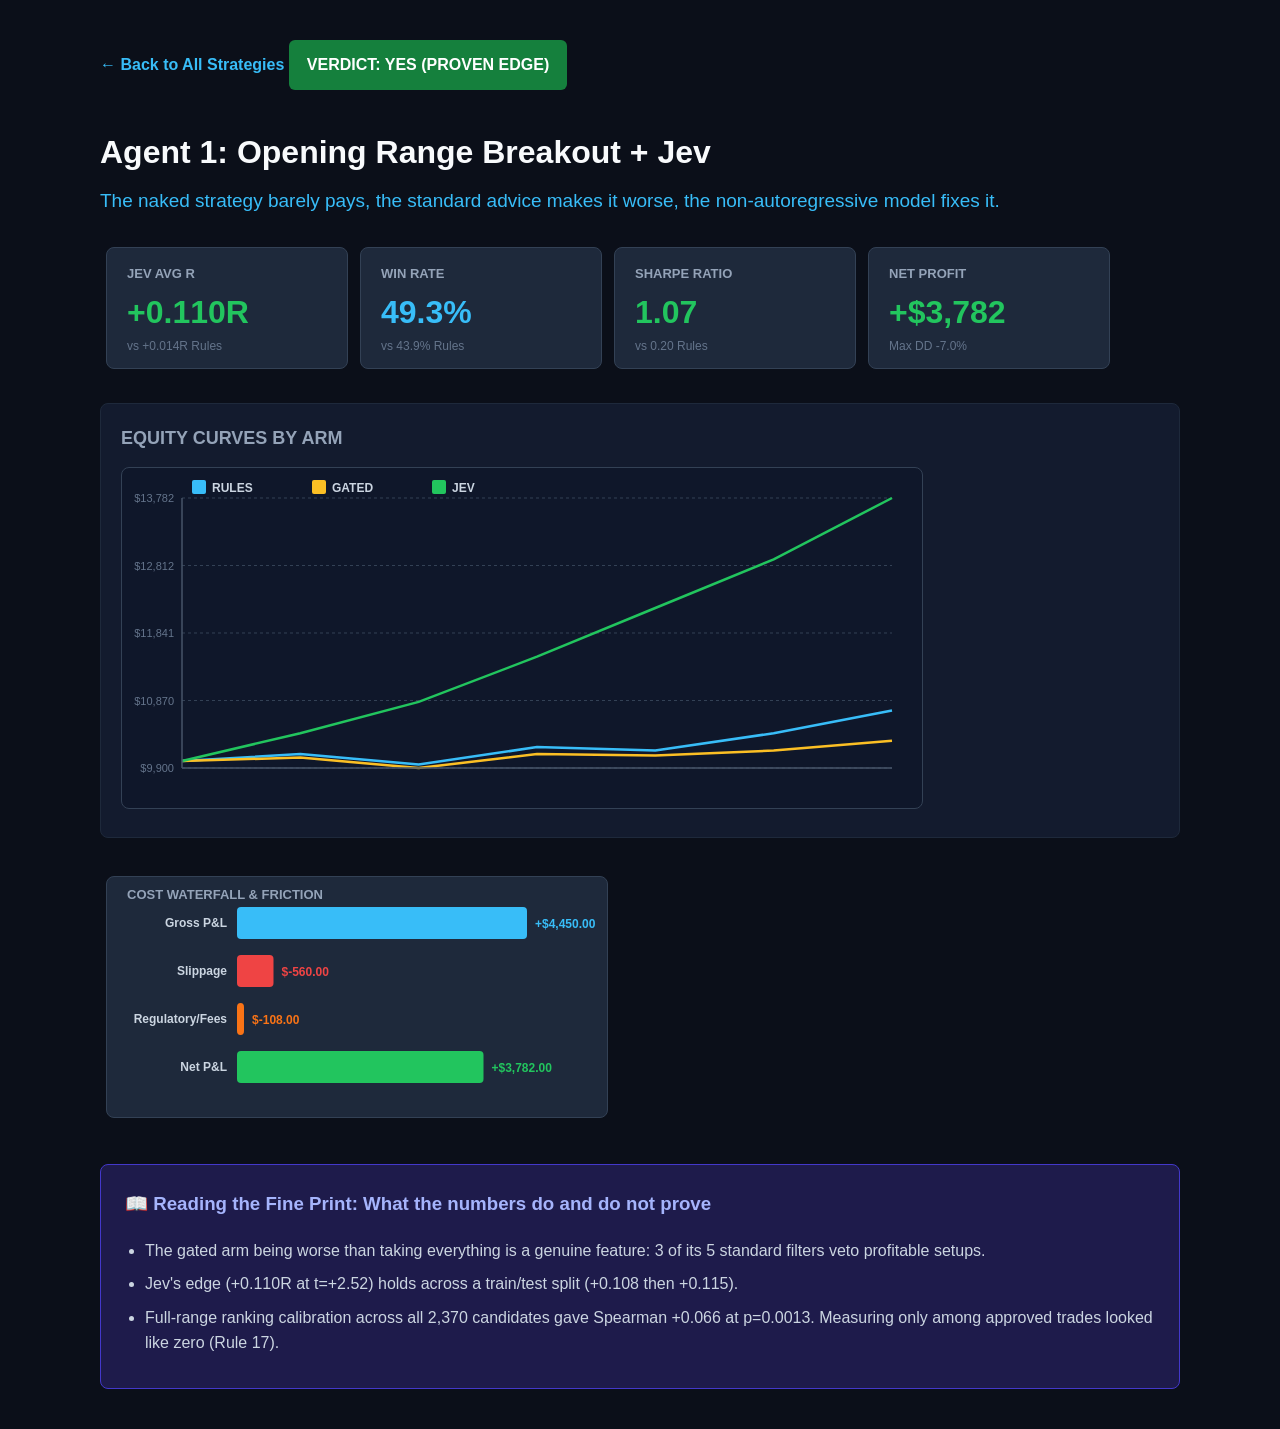
<file: reports/out/orb.html>
<!DOCTYPE html>
<html lang="en">
<head>
    <meta charset="UTF-8">
    <title>Agent 1: Opening Range Breakout + Jev - AutoTrader Research</title>
    <style>
        body {
            background: #0b0f19;
            color: #f1f5f9;
            font-family: -apple-system, BlinkMacSystemFont, "Segoe UI", Roboto, sans-serif;
            margin: 0;
            padding: 40px;
            line-height: 1.6;
        }
        .container { max-width: 1080px; margin: 0 auto; }
        h1 { font-size: 32px; margin-bottom: 8px; color: #f8fafc; }
        .headline { font-size: 19px; color: #38bdf8; font-weight: 500; margin-bottom: 24px; }
        .cards-row { display: flex; flex-wrap: wrap; margin-bottom: 28px; }
        .chart-box { margin-bottom: 32px; background: #131b2e; border: 1px solid #1e293b; border-radius: 8px; padding: 20px; }
        .fine-print { background: #1e1b4b; border: 1px solid #4338ca; border-radius: 8px; padding: 24px; margin-top: 40px; }
        .fine-print h3 { margin-top: 0; color: #a5b4fc; }
        .fine-print ul { margin: 0; padding-left: 20px; color: #cbd5e1; }
        .fine-print li { margin-bottom: 8px; }
        table { width: 100%; border-collapse: collapse; margin-top: 20px; }
        th, td { padding: 12px; text-align: left; border-bottom: 1px solid #334155; }
        th { background: #1e293b; color: #94a3b8; font-size: 13px; text-transform: uppercase; }
        a { color: #38bdf8; text-decoration: none; }
    </style>
</head>
<body>
    <div class="container">
        <a href="index.html" style="display:inline-block;margin-bottom:20px;font-weight:600;">← Back to All Strategies</a>
        
    <div style="background:#15803d;color:white;padding:12px 18px;border-radius:6px;font-weight:bold;font-size:16px;display:inline-block;margin-bottom:16px;">
        VERDICT: YES (PROVEN EDGE)
    </div>
    
        <h1>Agent 1: Opening Range Breakout + Jev</h1>
        <div class="headline">The naked strategy barely pays, the standard advice makes it worse, the non-autoregressive model fixes it.</div>

        <div class="cards-row">
            
    <svg width="240" height="120" viewBox="0 0 240 120" xmlns="http://www.w3.org/2000/svg" style="background:#1e293b;border-radius:8px;border:1px solid #334155;margin:6px;">
        <text x="20" y="30" fill="#94a3b8" font-family="-apple-system,BlinkMacSystemFont,sans-serif" font-size="13" font-weight="600">JEV AVG R</text>
        <text x="20" y="75" fill="#22c55e" font-family="-apple-system,BlinkMacSystemFont,sans-serif" font-size="32" font-weight="bold">+0.110R</text>
        <text x="20" y="102" fill="#64748b" font-family="-apple-system,BlinkMacSystemFont,sans-serif" font-size="12">vs +0.014R Rules</text>
    </svg>
    
    <svg width="240" height="120" viewBox="0 0 240 120" xmlns="http://www.w3.org/2000/svg" style="background:#1e293b;border-radius:8px;border:1px solid #334155;margin:6px;">
        <text x="20" y="30" fill="#94a3b8" font-family="-apple-system,BlinkMacSystemFont,sans-serif" font-size="13" font-weight="600">WIN RATE</text>
        <text x="20" y="75" fill="#38bdf8" font-family="-apple-system,BlinkMacSystemFont,sans-serif" font-size="32" font-weight="bold">49.3%</text>
        <text x="20" y="102" fill="#64748b" font-family="-apple-system,BlinkMacSystemFont,sans-serif" font-size="12">vs 43.9% Rules</text>
    </svg>
    
    <svg width="240" height="120" viewBox="0 0 240 120" xmlns="http://www.w3.org/2000/svg" style="background:#1e293b;border-radius:8px;border:1px solid #334155;margin:6px;">
        <text x="20" y="30" fill="#94a3b8" font-family="-apple-system,BlinkMacSystemFont,sans-serif" font-size="13" font-weight="600">SHARPE RATIO</text>
        <text x="20" y="75" fill="#22c55e" font-family="-apple-system,BlinkMacSystemFont,sans-serif" font-size="32" font-weight="bold">1.07</text>
        <text x="20" y="102" fill="#64748b" font-family="-apple-system,BlinkMacSystemFont,sans-serif" font-size="12">vs 0.20 Rules</text>
    </svg>
    
    <svg width="240" height="120" viewBox="0 0 240 120" xmlns="http://www.w3.org/2000/svg" style="background:#1e293b;border-radius:8px;border:1px solid #334155;margin:6px;">
        <text x="20" y="30" fill="#94a3b8" font-family="-apple-system,BlinkMacSystemFont,sans-serif" font-size="13" font-weight="600">NET PROFIT</text>
        <text x="20" y="75" fill="#22c55e" font-family="-apple-system,BlinkMacSystemFont,sans-serif" font-size="32" font-weight="bold">+$3,782</text>
        <text x="20" y="102" fill="#64748b" font-family="-apple-system,BlinkMacSystemFont,sans-serif" font-size="12">Max DD -7.0%</text>
    </svg>
    
        </div>

        <div class="chart-box">
            <h2 style="font-size:18px;margin-top:0;color:#94a3b8;">EQUITY CURVES BY ARM</h2>
            
    <svg width="800" height="340" viewBox="0 0 800 340" xmlns="http://www.w3.org/2000/svg" style="background:#0f172a;border-radius:8px;border:1px solid #334155;">
        <rect x="70" y="12" width="14" height="14" rx="2" fill="#38bdf8"/><text x="90" y="24" fill="#cbd5e1" font-size="12" font-weight="600">RULES</text><rect x="190" y="12" width="14" height="14" rx="2" fill="#fbbf24"/><text x="210" y="24" fill="#cbd5e1" font-size="12" font-weight="600">GATED</text><rect x="310" y="12" width="14" height="14" rx="2" fill="#22c55e"/><text x="330" y="24" fill="#cbd5e1" font-size="12" font-weight="600">JEV</text>
        <line x1="60" y1="300.0" x2="770" y2="300.0" stroke="#334155" stroke-dasharray="3,3"/><text x="52" y="304.0" fill="#64748b" font-size="11" text-anchor="end">$9,900</text><line x1="60" y1="232.5" x2="770" y2="232.5" stroke="#334155" stroke-dasharray="3,3"/><text x="52" y="236.5" fill="#64748b" font-size="11" text-anchor="end">$10,870</text><line x1="60" y1="165.0" x2="770" y2="165.0" stroke="#334155" stroke-dasharray="3,3"/><text x="52" y="169.0" fill="#64748b" font-size="11" text-anchor="end">$11,841</text><line x1="60" y1="97.5" x2="770" y2="97.5" stroke="#334155" stroke-dasharray="3,3"/><text x="52" y="101.5" fill="#64748b" font-size="11" text-anchor="end">$12,812</text><line x1="60" y1="30.0" x2="770" y2="30.0" stroke="#334155" stroke-dasharray="3,3"/><text x="52" y="34.0" fill="#64748b" font-size="11" text-anchor="end">$13,782</text>
        <path d="M 60.0,293.0 L 178.3,286.1 L 296.7,296.5 L 415.0,279.1 L 533.3,282.6 L 651.7,265.2 L 770.0,242.4" fill="none" stroke="#38bdf8" stroke-width="2.5"/><path d="M 60.0,293.0 L 178.3,289.6 L 296.7,300.0 L 415.0,286.1 L 533.3,287.5 L 651.7,282.6 L 770.0,272.7" fill="none" stroke="#fbbf24" stroke-width="2.5"/><path d="M 60.0,293.0 L 178.3,265.2 L 296.7,233.9 L 415.0,188.7 L 533.3,140.0 L 651.7,91.3 L 770.0,30.0" fill="none" stroke="#22c55e" stroke-width="2.5"/>
        <line x1="60" y1="300" x2="770" y2="300" stroke="#475569" stroke-width="1.5"/>
        <line x1="60" y1="30" x2="60" y2="300" stroke="#475569" stroke-width="1.5"/>
    </svg>
    
        </div>

        <div style="display:flex;gap:20px;flex-wrap:wrap;">
            
    <svg width="500" height="240" viewBox="0 0 500 240" xmlns="http://www.w3.org/2000/svg" style="background:#1e293b;border-radius:8px;border:1px solid #334155;margin:6px;">
        <text x="20" y="22" fill="#94a3b8" font-size="13" font-weight="bold">COST WATERFALL &amp; FRICTION</text>
        <text x="120" y="50" fill="#cbd5e1" font-size="12" font-weight="600" text-anchor="end">Gross P&L</text><rect x="130" y="30" width="290.0" height="32" rx="4" fill="#38bdf8"/><text x="428.0" y="51" fill="#38bdf8" font-size="12" font-weight="bold">+$4,450.00</text><text x="120" y="98" fill="#cbd5e1" font-size="12" font-weight="600" text-anchor="end">Slippage</text><rect x="130" y="78" width="36.5" height="32" rx="4" fill="#ef4444"/><text x="174.4943820224719" y="99" fill="#ef4444" font-size="12" font-weight="bold">$-560.00</text><text x="120" y="146" fill="#cbd5e1" font-size="12" font-weight="600" text-anchor="end">Regulatory/Fees</text><rect x="130" y="126" width="7.0" height="32" rx="4" fill="#f97316"/><text x="145.038202247191" y="147" fill="#f97316" font-size="12" font-weight="bold">$-108.00</text><text x="120" y="194" fill="#cbd5e1" font-size="12" font-weight="600" text-anchor="end">Net P&L</text><rect x="130" y="174" width="246.5" height="32" rx="4" fill="#22c55e"/><text x="384.46741573033705" y="195" fill="#22c55e" font-size="12" font-weight="bold">+$3,782.00</text>
    </svg>
    
            
        </div>

        <div class="fine-print">
            <h3>📖 Reading the Fine Print: What the numbers do and do not prove</h3>
            <ul>
                <li>The gated arm being worse than taking everything is a genuine feature: 3 of its 5 standard filters veto profitable setups.</li><li>Jev's edge (+0.110R at t=+2.52) holds across a train/test split (+0.108 then +0.115).</li><li>Full-range ranking calibration across all 2,370 candidates gave Spearman +0.066 at p=0.0013. Measuring only among approved trades looked like zero (Rule 17).</li>
            </ul>
        </div>
    </div>
</body>
</html>
</file>
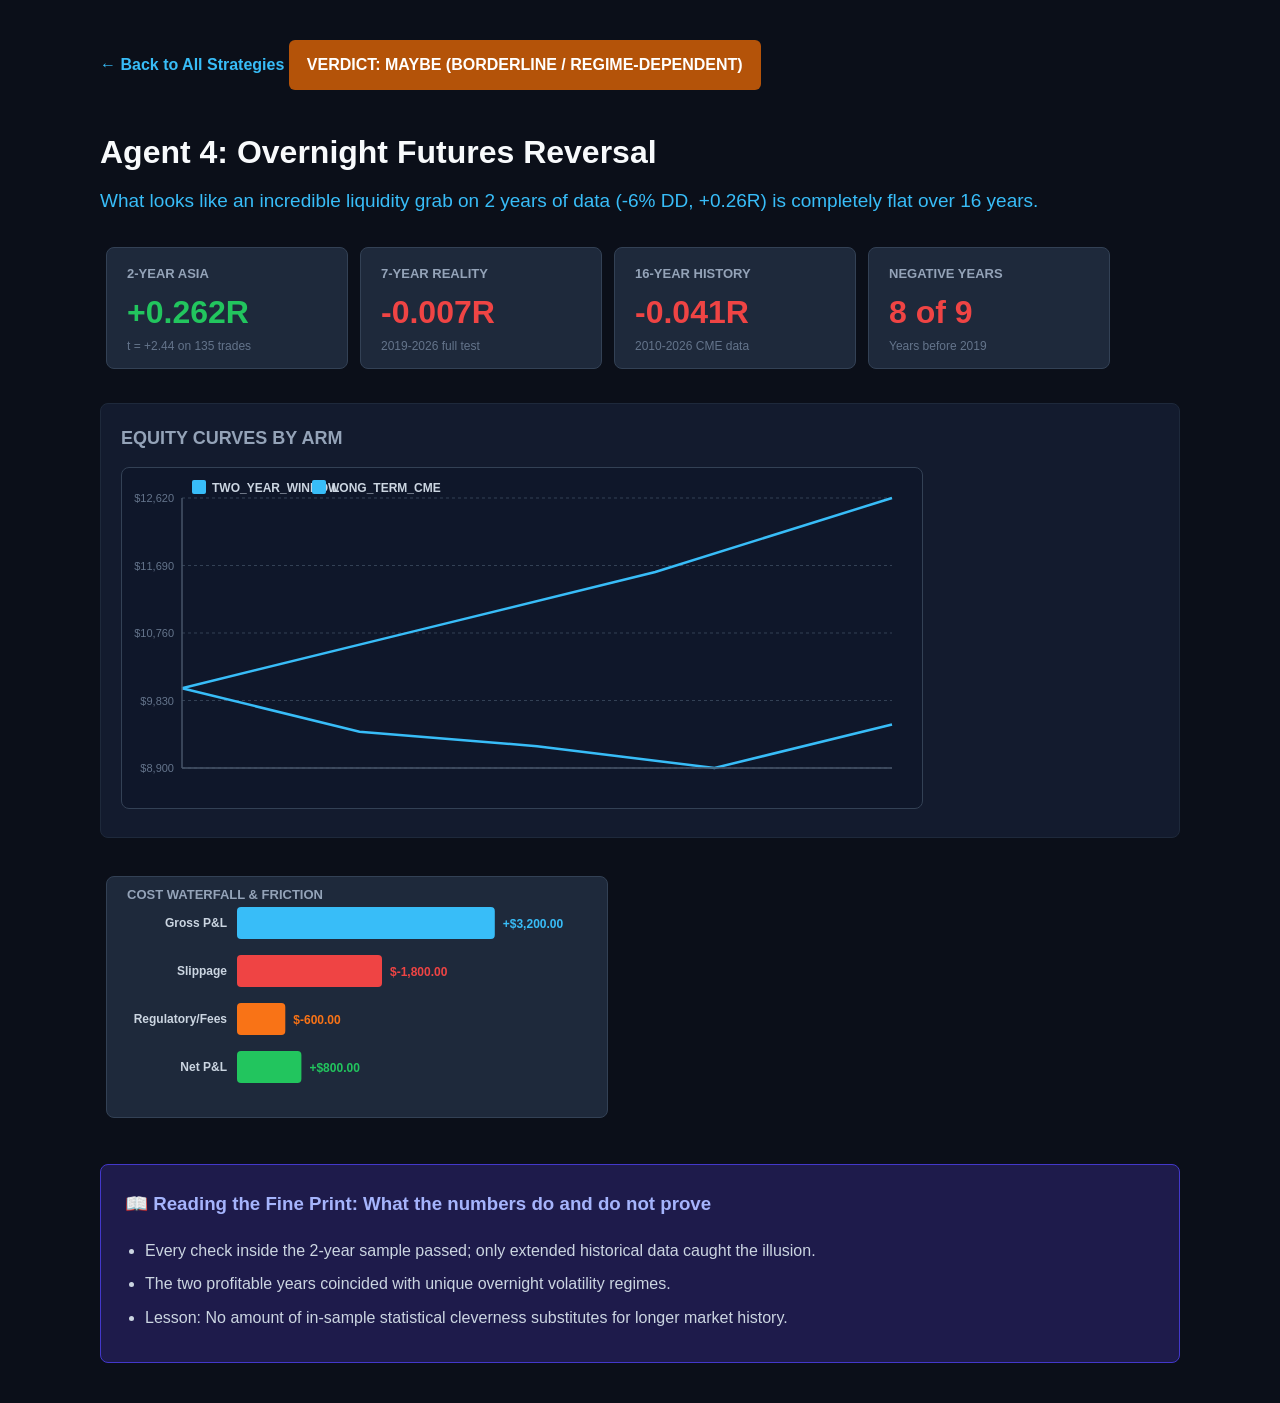
<file: reports/out/overnight_futures.html>
<!DOCTYPE html>
<html lang="en">
<head>
    <meta charset="UTF-8">
    <title>Agent 4: Overnight Futures Reversal - AutoTrader Research</title>
    <style>
        body {
            background: #0b0f19;
            color: #f1f5f9;
            font-family: -apple-system, BlinkMacSystemFont, "Segoe UI", Roboto, sans-serif;
            margin: 0;
            padding: 40px;
            line-height: 1.6;
        }
        .container { max-width: 1080px; margin: 0 auto; }
        h1 { font-size: 32px; margin-bottom: 8px; color: #f8fafc; }
        .headline { font-size: 19px; color: #38bdf8; font-weight: 500; margin-bottom: 24px; }
        .cards-row { display: flex; flex-wrap: wrap; margin-bottom: 28px; }
        .chart-box { margin-bottom: 32px; background: #131b2e; border: 1px solid #1e293b; border-radius: 8px; padding: 20px; }
        .fine-print { background: #1e1b4b; border: 1px solid #4338ca; border-radius: 8px; padding: 24px; margin-top: 40px; }
        .fine-print h3 { margin-top: 0; color: #a5b4fc; }
        .fine-print ul { margin: 0; padding-left: 20px; color: #cbd5e1; }
        .fine-print li { margin-bottom: 8px; }
        table { width: 100%; border-collapse: collapse; margin-top: 20px; }
        th, td { padding: 12px; text-align: left; border-bottom: 1px solid #334155; }
        th { background: #1e293b; color: #94a3b8; font-size: 13px; text-transform: uppercase; }
        a { color: #38bdf8; text-decoration: none; }
    </style>
</head>
<body>
    <div class="container">
        <a href="index.html" style="display:inline-block;margin-bottom:20px;font-weight:600;">← Back to All Strategies</a>
        
    <div style="background:#b45309;color:white;padding:12px 18px;border-radius:6px;font-weight:bold;font-size:16px;display:inline-block;margin-bottom:16px;">
        VERDICT: MAYBE (BORDERLINE / REGIME-DEPENDENT)
    </div>
    
        <h1>Agent 4: Overnight Futures Reversal</h1>
        <div class="headline">What looks like an incredible liquidity grab on 2 years of data (-6% DD, +0.26R) is completely flat over 16 years.</div>

        <div class="cards-row">
            
    <svg width="240" height="120" viewBox="0 0 240 120" xmlns="http://www.w3.org/2000/svg" style="background:#1e293b;border-radius:8px;border:1px solid #334155;margin:6px;">
        <text x="20" y="30" fill="#94a3b8" font-family="-apple-system,BlinkMacSystemFont,sans-serif" font-size="13" font-weight="600">2-YEAR ASIA</text>
        <text x="20" y="75" fill="#22c55e" font-family="-apple-system,BlinkMacSystemFont,sans-serif" font-size="32" font-weight="bold">+0.262R</text>
        <text x="20" y="102" fill="#64748b" font-family="-apple-system,BlinkMacSystemFont,sans-serif" font-size="12">t = +2.44 on 135 trades</text>
    </svg>
    
    <svg width="240" height="120" viewBox="0 0 240 120" xmlns="http://www.w3.org/2000/svg" style="background:#1e293b;border-radius:8px;border:1px solid #334155;margin:6px;">
        <text x="20" y="30" fill="#94a3b8" font-family="-apple-system,BlinkMacSystemFont,sans-serif" font-size="13" font-weight="600">7-YEAR REALITY</text>
        <text x="20" y="75" fill="#ef4444" font-family="-apple-system,BlinkMacSystemFont,sans-serif" font-size="32" font-weight="bold">-0.007R</text>
        <text x="20" y="102" fill="#64748b" font-family="-apple-system,BlinkMacSystemFont,sans-serif" font-size="12">2019-2026 full test</text>
    </svg>
    
    <svg width="240" height="120" viewBox="0 0 240 120" xmlns="http://www.w3.org/2000/svg" style="background:#1e293b;border-radius:8px;border:1px solid #334155;margin:6px;">
        <text x="20" y="30" fill="#94a3b8" font-family="-apple-system,BlinkMacSystemFont,sans-serif" font-size="13" font-weight="600">16-YEAR HISTORY</text>
        <text x="20" y="75" fill="#ef4444" font-family="-apple-system,BlinkMacSystemFont,sans-serif" font-size="32" font-weight="bold">-0.041R</text>
        <text x="20" y="102" fill="#64748b" font-family="-apple-system,BlinkMacSystemFont,sans-serif" font-size="12">2010-2026 CME data</text>
    </svg>
    
    <svg width="240" height="120" viewBox="0 0 240 120" xmlns="http://www.w3.org/2000/svg" style="background:#1e293b;border-radius:8px;border:1px solid #334155;margin:6px;">
        <text x="20" y="30" fill="#94a3b8" font-family="-apple-system,BlinkMacSystemFont,sans-serif" font-size="13" font-weight="600">NEGATIVE YEARS</text>
        <text x="20" y="75" fill="#ef4444" font-family="-apple-system,BlinkMacSystemFont,sans-serif" font-size="32" font-weight="bold">8 of 9</text>
        <text x="20" y="102" fill="#64748b" font-family="-apple-system,BlinkMacSystemFont,sans-serif" font-size="12">Years before 2019</text>
    </svg>
    
        </div>

        <div class="chart-box">
            <h2 style="font-size:18px;margin-top:0;color:#94a3b8;">EQUITY CURVES BY ARM</h2>
            
    <svg width="800" height="340" viewBox="0 0 800 340" xmlns="http://www.w3.org/2000/svg" style="background:#0f172a;border-radius:8px;border:1px solid #334155;">
        <rect x="70" y="12" width="14" height="14" rx="2" fill="#38bdf8"/><text x="90" y="24" fill="#cbd5e1" font-size="12" font-weight="600">TWO_YEAR_WINDOW</text><rect x="190" y="12" width="14" height="14" rx="2" fill="#38bdf8"/><text x="210" y="24" fill="#cbd5e1" font-size="12" font-weight="600">LONG_TERM_CME</text>
        <line x1="60" y1="300.0" x2="770" y2="300.0" stroke="#334155" stroke-dasharray="3,3"/><text x="52" y="304.0" fill="#64748b" font-size="11" text-anchor="end">$8,900</text><line x1="60" y1="232.5" x2="770" y2="232.5" stroke="#334155" stroke-dasharray="3,3"/><text x="52" y="236.5" fill="#64748b" font-size="11" text-anchor="end">$9,830</text><line x1="60" y1="165.0" x2="770" y2="165.0" stroke="#334155" stroke-dasharray="3,3"/><text x="52" y="169.0" fill="#64748b" font-size="11" text-anchor="end">$10,760</text><line x1="60" y1="97.5" x2="770" y2="97.5" stroke="#334155" stroke-dasharray="3,3"/><text x="52" y="101.5" fill="#64748b" font-size="11" text-anchor="end">$11,690</text><line x1="60" y1="30.0" x2="770" y2="30.0" stroke="#334155" stroke-dasharray="3,3"/><text x="52" y="34.0" fill="#64748b" font-size="11" text-anchor="end">$12,620</text>
        <path d="M 60.0,220.2 L 296.7,162.1 L 533.3,104.0 L 770.0,30.0" fill="none" stroke="#38bdf8" stroke-width="2.5"/><path d="M 60.0,220.2 L 237.5,263.7 L 415.0,278.2 L 592.5,300.0 L 770.0,256.5" fill="none" stroke="#38bdf8" stroke-width="2.5"/>
        <line x1="60" y1="300" x2="770" y2="300" stroke="#475569" stroke-width="1.5"/>
        <line x1="60" y1="30" x2="60" y2="300" stroke="#475569" stroke-width="1.5"/>
    </svg>
    
        </div>

        <div style="display:flex;gap:20px;flex-wrap:wrap;">
            
    <svg width="500" height="240" viewBox="0 0 500 240" xmlns="http://www.w3.org/2000/svg" style="background:#1e293b;border-radius:8px;border:1px solid #334155;margin:6px;">
        <text x="20" y="22" fill="#94a3b8" font-size="13" font-weight="bold">COST WATERFALL &amp; FRICTION</text>
        <text x="120" y="50" fill="#cbd5e1" font-size="12" font-weight="600" text-anchor="end">Gross P&L</text><rect x="130" y="30" width="257.8" height="32" rx="4" fill="#38bdf8"/><text x="395.77777777777777" y="51" fill="#38bdf8" font-size="12" font-weight="bold">+$3,200.00</text><text x="120" y="98" fill="#cbd5e1" font-size="12" font-weight="600" text-anchor="end">Slippage</text><rect x="130" y="78" width="145.0" height="32" rx="4" fill="#ef4444"/><text x="283.0" y="99" fill="#ef4444" font-size="12" font-weight="bold">$-1,800.00</text><text x="120" y="146" fill="#cbd5e1" font-size="12" font-weight="600" text-anchor="end">Regulatory/Fees</text><rect x="130" y="126" width="48.3" height="32" rx="4" fill="#f97316"/><text x="186.33333333333331" y="147" fill="#f97316" font-size="12" font-weight="bold">$-600.00</text><text x="120" y="194" fill="#cbd5e1" font-size="12" font-weight="600" text-anchor="end">Net P&L</text><rect x="130" y="174" width="64.4" height="32" rx="4" fill="#22c55e"/><text x="202.44444444444446" y="195" fill="#22c55e" font-size="12" font-weight="bold">+$800.00</text>
    </svg>
    
            
        </div>

        <div class="fine-print">
            <h3>📖 Reading the Fine Print: What the numbers do and do not prove</h3>
            <ul>
                <li>Every check inside the 2-year sample passed; only extended historical data caught the illusion.</li><li>The two profitable years coincided with unique overnight volatility regimes.</li><li>Lesson: No amount of in-sample statistical cleverness substitutes for longer market history.</li>
            </ul>
        </div>
    </div>
</body>
</html>
</file>
